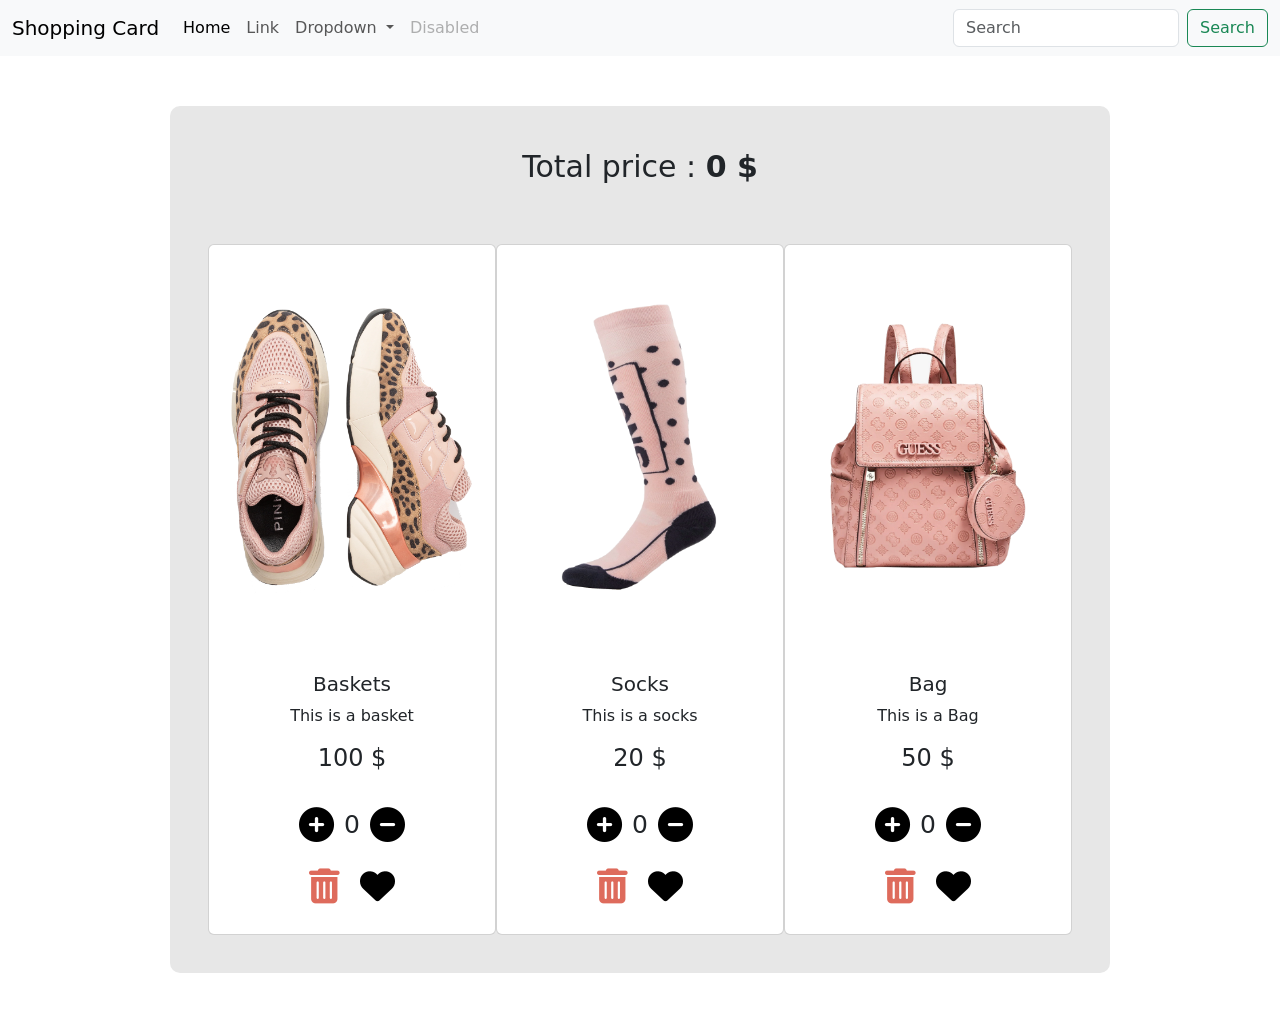
<file: checkpoint-projet-dom1/index.html>
<!DOCTYPE html>
<html lang="en">
  <head>
    <meta charset="UTF-8" />
    <meta http-equiv="X-UA-Compatible" content="IE=edge" />
    <meta name="viewport" content="width=device-width, initial-scale=1.0" />
    <!-- Bootstrap link -->
    <link
      href="https://cdn.jsdelivr.net/npm/bootstrap@5.1.3/dist/css/bootstrap.min.css"
      rel="stylesheet"
      integrity="sha384-1BmE4kWBq78iYhFldvKuhfTAU6auU8tT94WrHftjDbrCEXSU1oBoqyl2QvZ6jIW3"
      crossorigin="anonymous"
    />
    <!-- Font awesome CSS -->
    <link
      rel="stylesheet"
      href="https://cdnjs.cloudflare.com/ajax/libs/font-awesome/6.0.0-beta2/css/all.min.css"
      integrity="sha512-YWzhKL2whUzgiheMoBFwW8CKV4qpHQAEuvilg9FAn5VJUDwKZZxkJNuGM4XkWuk94WCrrwslk8yWNGmY1EduTA=="
      crossorigin="anonymous"
      referrerpolicy="no-referrer"
    />
    <link rel="stylesheet" href="./style/style.css" />
    <title>Workshop DOM</title>
  </head>
  <body>
    <header>
      <nav class="navbar navbar-expand-lg navbar-light bg-light">
        <div class="container-fluid">
          <a class="navbar-brand" href="#">Shopping Card</a>
          <button
            class="navbar-toggler"
            type="button"
            data-bs-toggle="collapse"
            data-bs-target="#navbarSupportedContent"
            aria-controls="navbarSupportedContent"
            aria-expanded="false"
            aria-label="Toggle navigation"
          >
            <span class="navbar-toggler-icon"></span>
          </button>
          <div class="collapse navbar-collapse" id="navbarSupportedContent">
            <ul class="navbar-nav me-auto mb-2 mb-lg-0">
              <li class="nav-item">
                <a class="nav-link active" aria-current="page" href="#">Home</a>
              </li>
              <li class="nav-item">
                <a class="nav-link" href="#">Link</a>
              </li>
              <li class="nav-item dropdown">
                <a
                  class="nav-link dropdown-toggle"
                  href="#"
                  id="navbarDropdown"
                  role="button"
                  data-bs-toggle="dropdown"
                  aria-expanded="false"
                >
                  Dropdown
                </a>
                <ul class="dropdown-menu" aria-labelledby="navbarDropdown">
                  <li><a class="dropdown-item" href="#">Action</a></li>
                  <li><a class="dropdown-item" href="#">Another action</a></li>
                  <li><hr class="dropdown-divider" /></li>
                  <li>
                    <a class="dropdown-item" href="#">Something else here</a>
                  </li>
                </ul>
              </li>
              <li class="nav-item">
                <a class="nav-link disabled">Disabled</a>
              </li>
            </ul>
            <form class="d-flex">
              <input
                class="form-control me-2"
                type="search"
                placeholder="Search"
                aria-label="Search"
              />
              <button class="btn btn-outline-success" type="submit">
                Search
              </button>
            </form>
          </div>
        </div>
      </nav>
    </header>
    <main>
      <section class="shopping-card-container">
        <div class="total-price">
          <span> Total price : </span>
          <span class="total"> 0 $ </span>
        </div>
        <div class="list-products">
          <!-- Product 1 : baskets -->
          <div class="card-body">
            <div class="card" style="width: 18rem">
              <img
                src="./assets/baskets.png"
                class="card-img-top"
                alt="baskets"
              />
              <div class="card-body">
                <h5 class="card-title">Baskets</h5>
                <p class="card-text">This is a basket</p>
                <h4 class="unit-price">100 $</h4>
                <div>
                  <i class="fas fa-plus-circle"></i>
                  <span class="quantity">0</span>
                  <i class="fas fa-minus-circle"></i>
                </div>
                <div>
                  <i class="fas fa-trash-alt"></i>
                  <i class="fas fa-heart"></i>
                </div>
              </div>
            </div>
          </div>
          <!-- Product 2 : socks -->

          <div class="card-body">
            <div class="card" style="width: 18rem">
              <img src="./assets/socks.png" class="card-img-top" alt="socks" />
              <div class="card-body">
                <h5 class="card-title">Socks</h5>
                <p class="card-text">This is a socks</p>
                <h4 class="unit-price">20 $</h4>
                <div>
                  <i class="fas fa-plus-circle"></i>
                  <span class="quantity">0</span>
                  <i class="fas fa-minus-circle"></i>
                </div>
                <div>
                  <i class="fas fa-trash-alt"></i>
                  <i class="fas fa-heart"></i>
                </div>
              </div>
            </div>
          </div>
          <!-- Product 3 : bag -->
          <div class="card-body">
            <div class="card" style="width: 18rem">
              <img src="./assets/bag.png" class="card-img-top" alt="bag" />
              <div class="card-body">
                <h5 class="card-title">Bag</h5>
                <p class="card-text">This is a Bag</p>
                <h4 class="unit-price">50 $</h4>
                <div>
                  <i class="fas fa-plus-circle"></i>
                  <span class="quantity">0</span>
                  <i class="fas fa-minus-circle"></i>
                </div>
                <div>
                  <i class="fas fa-trash-alt"></i>
                  <i class="fas fa-heart"></i>
                </div>
              </div>
            </div>
          </div>
        </div>
      </section>
    </main>
    <footer></footer>

    <!-- Bootstrap JS -->
    <script
      src="https://cdn.jsdelivr.net/npm/bootstrap@5.1.3/dist/js/bootstrap.bundle.min.js"
      integrity="sha384-ka7Sk0Gln4gmtz2MlQnikT1wXgYsOg+OMhuP+IlRH9sENBO0LRn5q+8nbTov4+1p"
      crossorigin="anonymous"
    ></script>

    <!-- My JS -->
    <script src="./js/script.js"></script>
  </body>
</html>
</file>
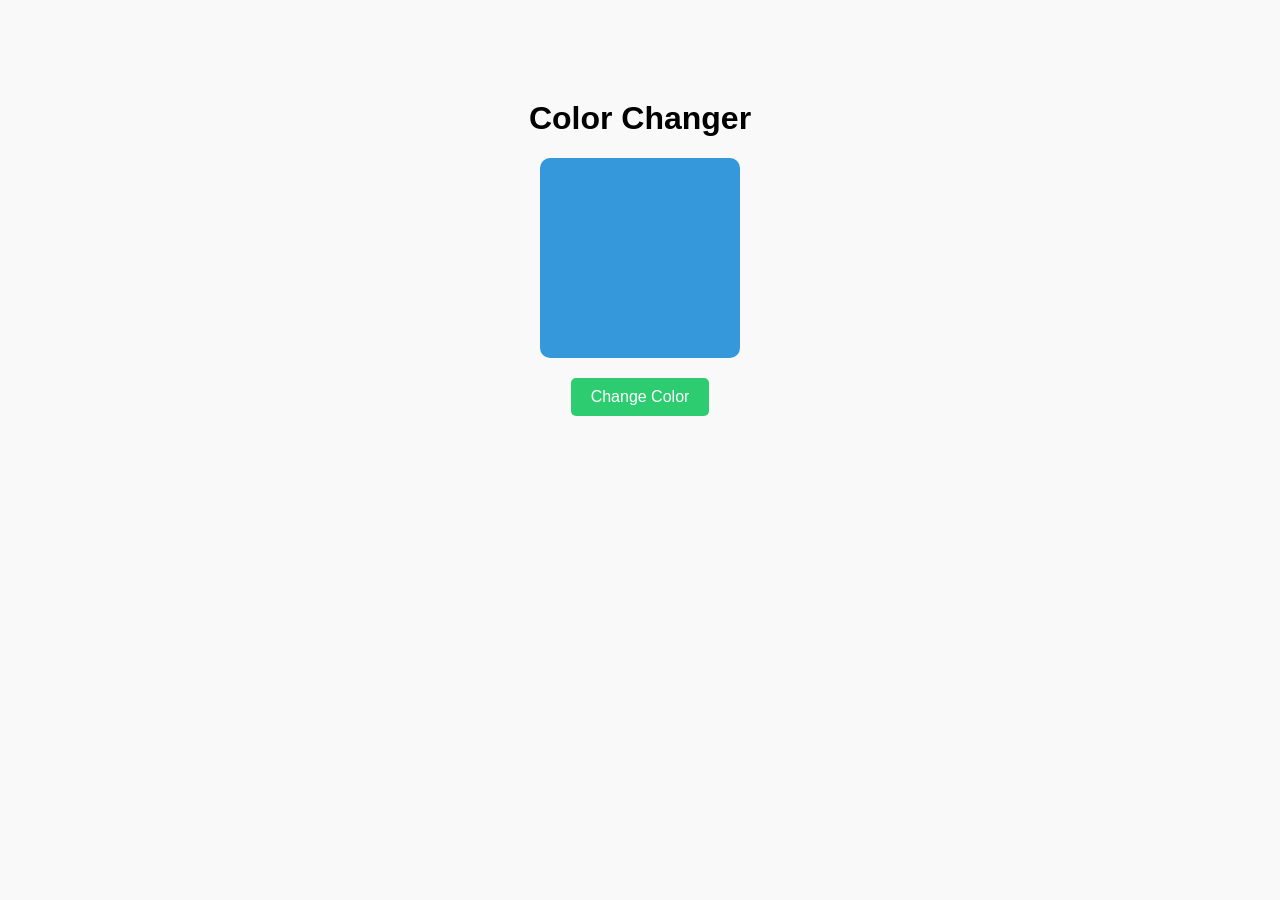
<file: checkpoint-projet-dom2/index.html>
<!doctype html>
<html lang="fr">
  <head>
    <meta charset="UTF-8" />
    <meta name="viewport" content="width=device-width, initial-scale=1.0" />
    <title>Changeur de couleurs</title>
    <link rel="stylesheet" href="style.css" />
  </head>
  <body>
    <div class="container">
      <h1>Color Changer</h1>
      <div id="color-box"></div>
      <button id="change-color-btn">Change Color</button>
    </div>

    <script src="script.js"></script>
  </body>
</html>
</file>
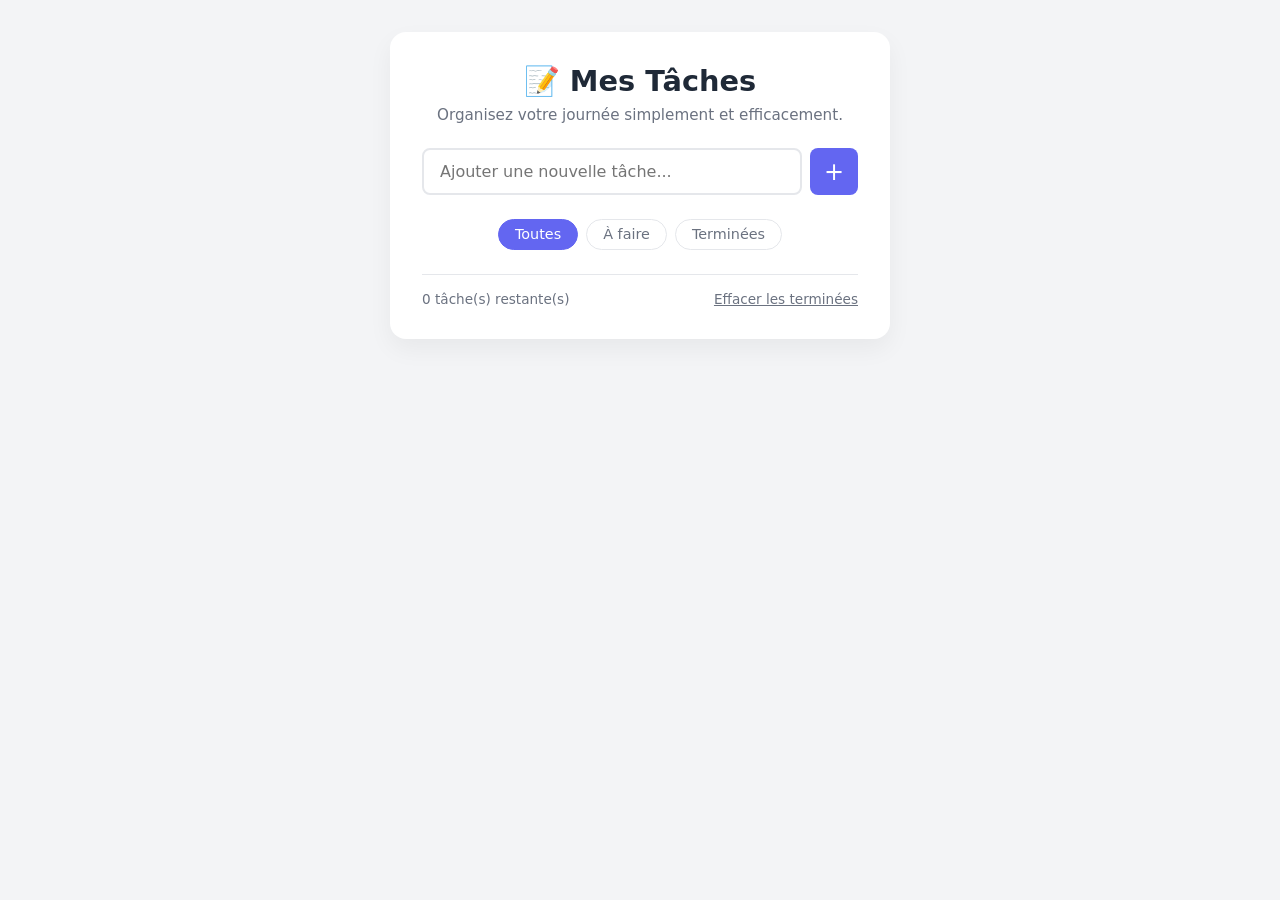
<file: checkpoint-projet-studio-ai/index.html>
<!DOCTYPE html>
<html lang="fr">
<head>
    <meta charset="UTF-8">
    <meta name="viewport" content="width=device-width, initial-scale=1.0">
    <title>Ma Liste de Tâches</title>
    <link rel="stylesheet" href="style.css">
</head>
<body>
    <main class="container">
        <header>
            <h1>📝 Mes Tâches</h1>
            <p>Organisez votre journée simplement et efficacement.</p>
        </header>
        
        <div class="input-group">
            <input type="text" id="taskInput" placeholder="Ajouter une nouvelle tâche..." aria-label="Nouvelle tâche">
            <button id="addBtn" aria-label="Ajouter la tâche">+</button>
        </div>

        <div class="filters">
            <button class="filter-btn active" data-filter="all">Toutes</button>
            <button class="filter-btn" data-filter="active">À faire</button>
            <button class="filter-btn" data-filter="completed">Terminées</button>
        </div>

        <ul id="taskList" class="task-list">
            <!-- Les tâches seront injectées ici par JavaScript -->
        </ul>
        
        <div class="footer-info">
            <span id="itemsLeft">0 tâche(s) restante(s)</span>
            <button id="clearCompleted" class="clear-btn">Effacer les terminées</button>
        </div>
    </main>
    <script src="script.js"></script>
</body>
</html>
</file>
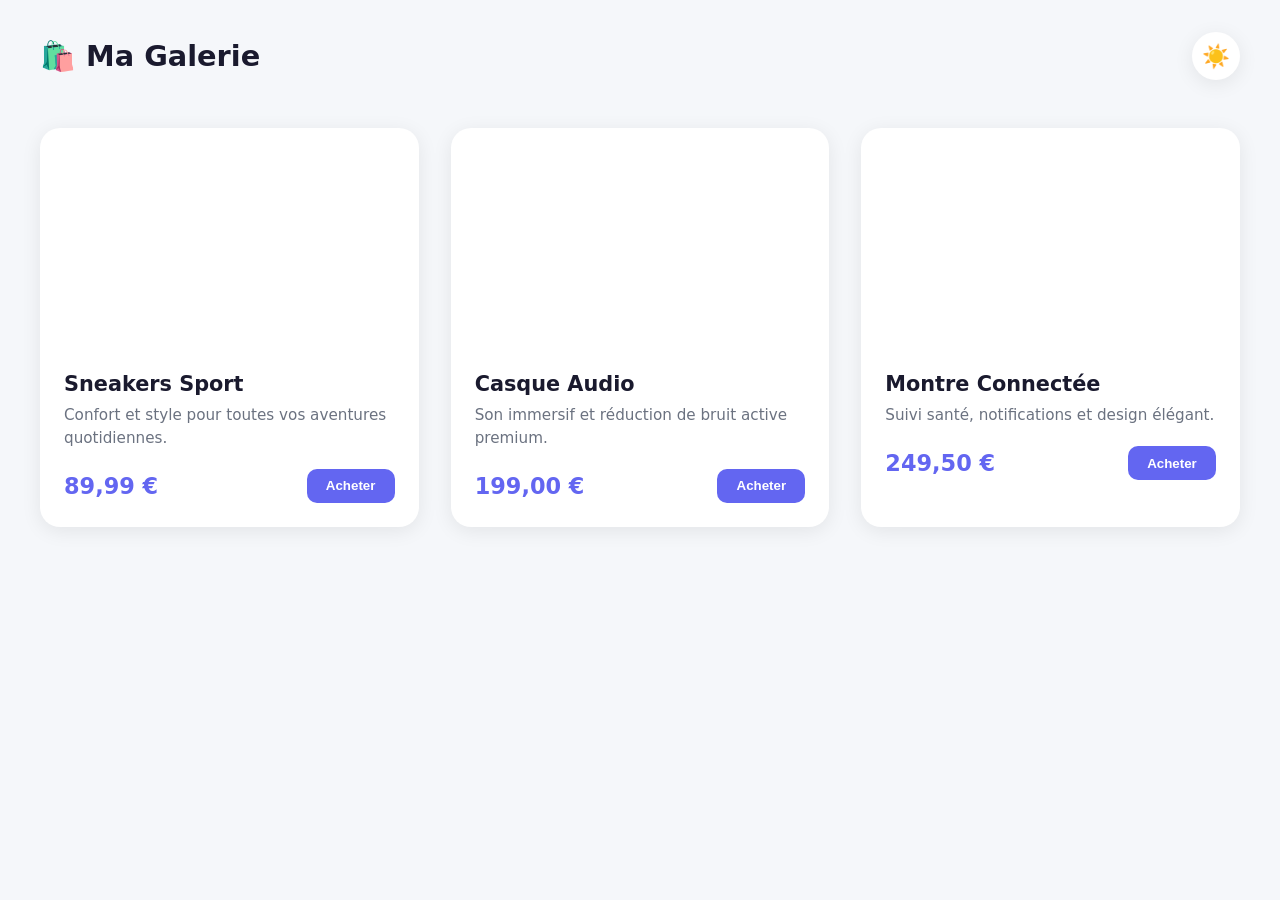
<file: checkpoint-projet-vibe-ai/index.html>
<!DOCTYPE html>
<html lang="fr" data-theme="light">
<head>
  <meta charset="UTF-8" />
  <meta name="viewport" content="width=device-width, initial-scale=1.0" />
  <title>Galerie de Produits</title>
  <link rel="stylesheet" href="./style.css" />
</head>
<body>
  <header class="header">
    <h1 class="logo">🛍️ Ma Galerie</h1>
    <button id="theme-toggle" class="theme-btn" aria-label="Changer de thème">
      <span class="icon-sun">☀️</span>
      <span class="icon-moon">🌙</span>
    </button>
  </header>

  <main class="gallery">
    <article class="card fade-in">
      <div class="card-image" style="background-image: url('https://images.unsplash.com/photo-1542291026-7eec264c27ff?w=600')"></div>
      <div class="card-body">
        <h2 class="card-title">Sneakers Sport</h2>
        <p class="card-desc">Confort et style pour toutes vos aventures quotidiennes.</p>
        <div class="card-footer">
          <span class="price">89,99 €</span>
          <button class="btn-buy">Acheter</button>
        </div>
      </div>
    </article>

    <article class="card fade-in">
      <div class="card-image" style="background-image: url('https://images.unsplash.com/photo-1505740420928-5e560c06d30e?w=600')"></div>
      <div class="card-body">
        <h2 class="card-title">Casque Audio</h2>
        <p class="card-desc">Son immersif et réduction de bruit active premium.</p>
        <div class="card-footer">
          <span class="price">199,00 €</span>
          <button class="btn-buy">Acheter</button>
        </div>
      </div>
    </article>

    <article class="card fade-in">
      <div class="card-image" style="background-image: url('https://images.unsplash.com/photo-1523275335684-37898b6baf30?w=600')"></div>
      <div class="card-body">
        <h2 class="card-title">Montre Connectée</h2>
        <p class="card-desc">Suivi santé, notifications et design élégant.</p>
        <div class="card-footer">
          <span class="price">249,50 €</span>
          <button class="btn-buy">Acheter</button>
        </div>
      </div>
    </article>
  </main>

  <script src="script.js"></script>
</body>
</html>
</file>
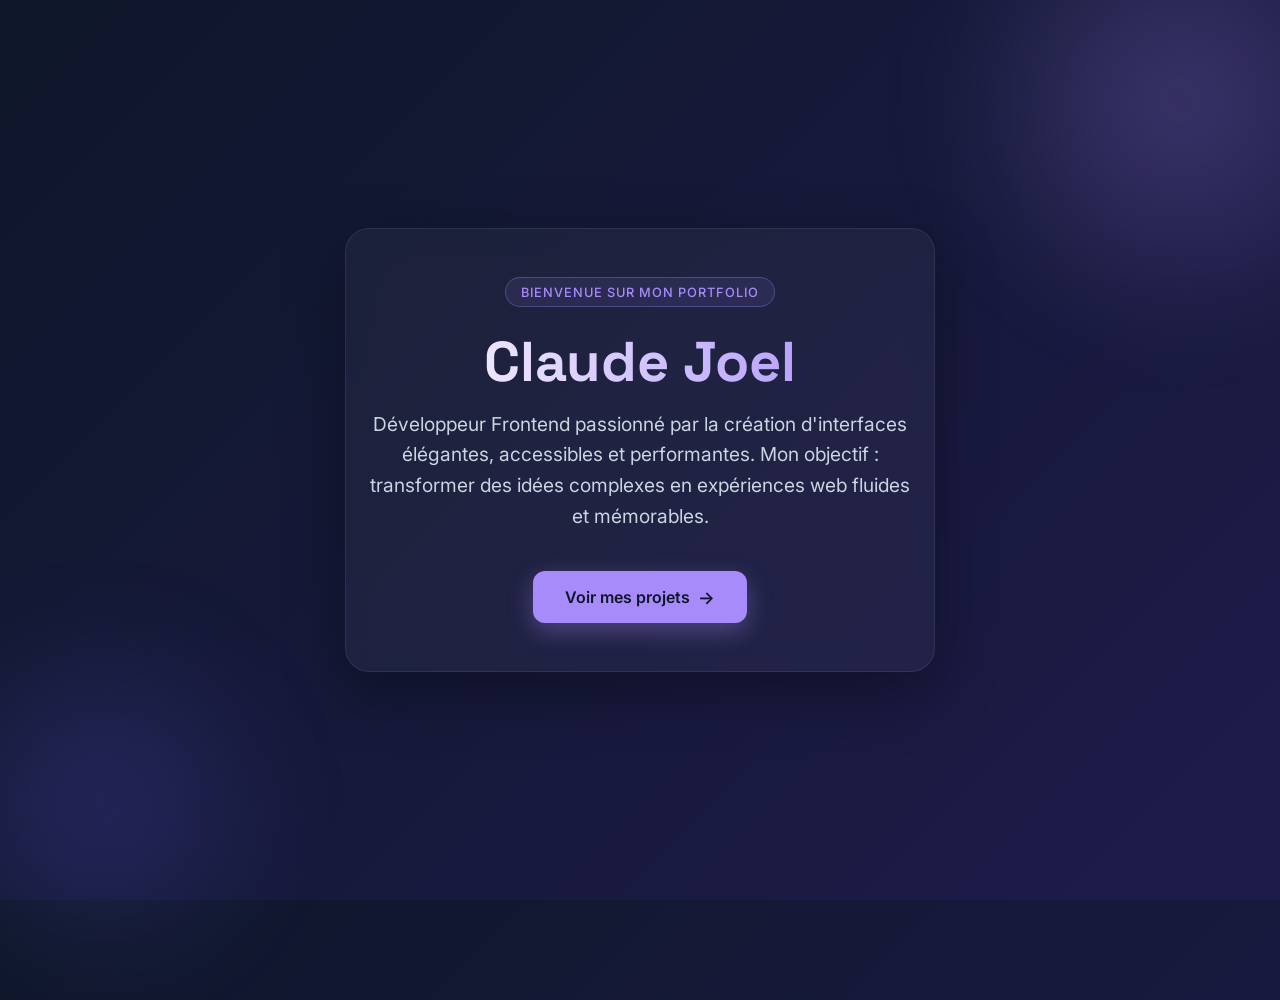
<file: checkpoint-projet-vibe_fondation/index.html>
<!DOCTYPE html>
<html lang="fr">
<head>
  <meta charset="UTF-8" />
  <meta name="viewport" content="width=device-width, initial-scale=1.0" />
  <title>Claude Joel — Développeur Frontend</title>

  <!-- Amélioration manuelle : polices Google Fonts -->
  <link rel="preconnect" href="https://fonts.googleapis.com">
  <link rel="preconnect" href="https://fonts.gstatic.com" crossorigin>
  <link href="https://fonts.googleapis.com/css2?family=Inter:wght@400;500;600&family=Space+Grotesk:wght@600;700&display=swap" rel="stylesheet">

  <style>
    /* ===== Thème de couleurs  ===== */
    :root {
      --bg-gradient-1: #0f172a;
      --bg-gradient-2: #1e1b4b;
      --accent: #a78bfa;
      --accent-hover: #c4b5fd;
      --text: #f8fafc;
      --text-muted: #cbd5e1;
      --card-bg: rgba(255, 255, 255, 0.04);
    }

    * {
      margin: 0;
      padding: 0;
      box-sizing: border-box;
    }

    html, body {
      height: 100%;
    }

    body {
      font-family: 'Inter', system-ui, sans-serif;
      color: var(--text);
      background: linear-gradient(135deg, var(--bg-gradient-1) 0%, var(--bg-gradient-2) 100%);
      min-height: 100vh;
      display: flex;
      align-items: center;
      justify-content: center;
      overflow: hidden;
      position: relative;
    }

    /* Décor d'arrière-plan */
    body::before {
      content: "";
      position: absolute;
      width: 500px;
      height: 500px;
      background: radial-gradient(circle, rgba(167,139,250,0.25), transparent 70%);
      top: -150px;
      right: -150px;
      border-radius: 50%;
      filter: blur(40px);
    }
    body::after {
      content: "";
      position: absolute;
      width: 400px;
      height: 400px;
      background: radial-gradient(circle, rgba(99,102,241,0.2), transparent 70%);
      bottom: -100px;
      left: -100px;
      border-radius: 50%;
      filter: blur(40px);
    }

    /* Hero section */
    .hero {
      position: relative;
      z-index: 1;
      text-align: center;
      padding: 3rem 1.5rem;
      max-width: 720px;
      background: var(--card-bg);
      border: 1px solid rgba(255, 255, 255, 0.08);
      border-radius: 24px;
      backdrop-filter: blur(12px);
      box-shadow: 0 20px 60px rgba(0, 0, 0, 0.35);

      /* Amélioration manuelle : espacement généreux et animation d'entrée */
      animation: fadeUp 0.8s ease-out;
    }

    .badge {
      display: inline-block;
      padding: 0.4rem 0.9rem;
      font-size: 0.8rem;
      font-weight: 500;
      letter-spacing: 0.08em;
      text-transform: uppercase;
      color: var(--accent);
      background: rgba(167, 139, 250, 0.1);
      border: 1px solid rgba(167, 139, 250, 0.3);
      border-radius: 999px;
      margin-bottom: 1.5rem;
    }

    h1 {
      font-family: 'Space Grotesk', sans-serif;
      font-size: clamp(2.2rem, 5vw, 3.5rem);
      font-weight: 700;
      line-height: 1.1;
      margin-bottom: 1rem;
      background: linear-gradient(90deg, #ffffff 0%, var(--accent) 100%);
      -webkit-background-clip: text;
      background-clip: text;
      -webkit-text-fill-color: transparent;
    }

    .subtitle {
      font-size: clamp(1rem, 2vw, 1.2rem);
      color: var(--text-muted);
      line-height: 1.6;
      margin-bottom: 2.5rem;
      max-width: 540px;
      margin-left: auto;
      margin-right: auto;
    }

    .cta-button {
      display: inline-flex;
      align-items: center;
      gap: 0.5rem;
      padding: 0.95rem 2rem;
      font-family: 'Inter', sans-serif;
      font-size: 1rem;
      font-weight: 600;
      color: #0f172a;
      background: var(--accent);
      border: none;
      border-radius: 12px;
      cursor: pointer;
      text-decoration: none;
      transition: all 0.25s ease;
      box-shadow: 0 8px 24px rgba(167, 139, 250, 0.35);
    }

    .cta-button:hover {
      background: var(--accent-hover);
      transform: translateY(-2px);
      box-shadow: 0 12px 30px rgba(167, 139, 250, 0.5);
    }

    .cta-button::after {
      content: "→";
      font-size: 1.1rem;
      transition: transform 0.25s ease;
    }
    .cta-button:hover::after {
      transform: translateX(4px);
    }

    @keyframes fadeUp {
      from { opacity: 0; transform: translateY(20px); }
      to   { opacity: 1; transform: translateY(0); }
    }

    @media (max-width: 480px) {
      .hero { padding: 2rem 1.25rem; border-radius: 18px; }
    }
  </style>
</head>
<body>

  <main class="hero">
    <span class="badge"> Bienvenue sur mon portfolio</span>

    <h1>Claude Joel</h1>

    <p class="subtitle">
      Développeur Frontend passionné par la création d'interfaces élégantes,
      accessibles et performantes. Mon objectif : transformer des idées
      complexes en expériences web fluides et mémorables.
    </p>

    <a href="#projets" class="cta-button">Voir mes projets</a>
  </main>

</body>
</html>
</file>
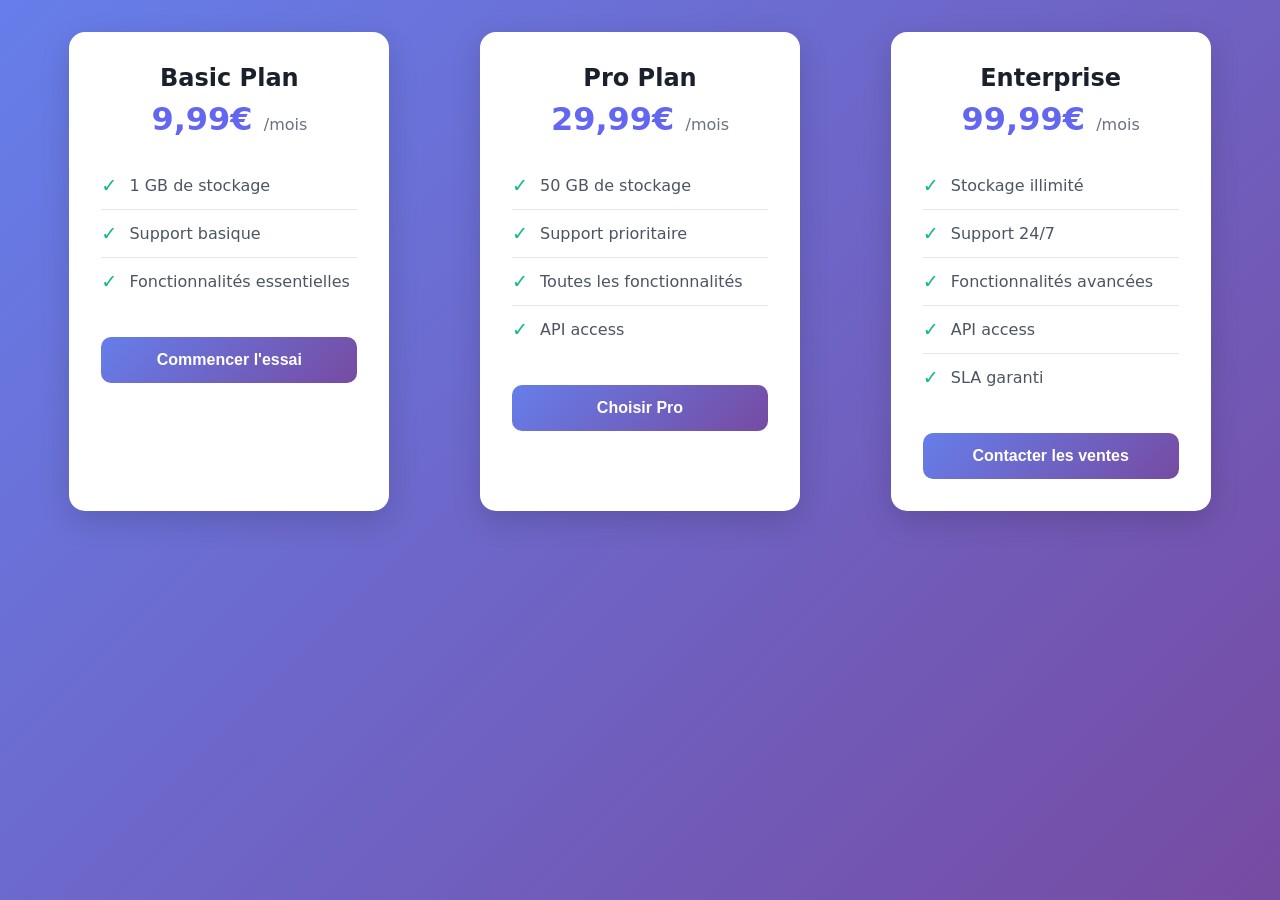
<file: checkpoint-bonne-pratique-ai/apres.html>
<!DOCTYPE html>
<html lang="fr">
<head>
  <meta charset="UTF-8">
  <meta name="viewport" content="width=device-width, initial-scale=1.0">
  <title>Cartes de Prix Réutilisables</title>
  <style>
    /* ===== Reset & Base ===== */
    * {
      margin: 0;
      padding: 0;
      box-sizing: border-box;
    }

    body {
      font-family: 'Segoe UI', system-ui, -apple-system, sans-serif;
      background: linear-gradient(135deg, #667eea 0%, #764ba2 100%);
      min-height: 100vh;
      padding: 2rem 1rem;
    }

    /* ===== Conteneur des cartes ===== */
    .pricing-container {
      max-width: 1200px;
      margin: 0 auto;
      display: grid;
      grid-template-columns: repeat(auto-fit, minmax(280px, 1fr));
      gap: 2rem;
      justify-items: center;
    }

    /* ===== Carte de prix ===== */
    .pricing-card {
      width: 100%;
      max-width: 320px;
      background: #ffffff;
      border-radius: 16px;
      box-shadow: 0 10px 30px rgba(0, 0, 0, 0.15);
      padding: 2rem;
      text-align: center;
      transition: transform 0.3s ease, box-shadow 0.3s ease;
    }

    .pricing-card:hover {
      transform: translateY(-8px);
      box-shadow: 0 15px 40px rgba(0, 0, 0, 0.2);
    }

    /* ===== Titre ===== */
    .pricing-title {
      font-size: 1.5rem;
      font-weight: 700;
      color: #1a202c;
      margin-bottom: 0.5rem;
    }

    /* ===== Prix ===== */
    .pricing-price {
      font-size: 2rem;
      font-weight: 800;
      color: #6366f1;
      margin-bottom: 1.5rem;
    }

    .pricing-price span {
      font-size: 1rem;
      font-weight: 400;
      color: #6b7280;
    }

    /* ===== Liste des fonctionnalités ===== */
    .pricing-features {
      list-style: none;
      margin-bottom: 2rem;
      text-align: left;
    }

    .pricing-features li {
      padding: 0.75rem 0;
      border-bottom: 1px solid #e5e7eb;
      color: #4b5563;
      display: flex;
      align-items: center;
    }

    .pricing-features li::before {
      content: "✓";
      color: #10b981;
      font-weight: bold;
      margin-right: 0.75rem;
      font-size: 1.2rem;
    }

    .pricing-features li:last-child {
      border-bottom: none;
    }

    /* ===== Bouton ===== */
    .pricing-btn {
      width: 100%;
      background: linear-gradient(135deg, #667eea 0%, #764ba2 100%);
      color: white;
      padding: 0.875rem 1.5rem;
      border: none;
      border-radius: 10px;
      font-size: 1rem;
      font-weight: 600;
      cursor: pointer;
      transition: transform 0.2s ease, box-shadow 0.2s ease;
    }

    .pricing-btn:hover {
      transform: scale(1.05);
      box-shadow: 0 8px 20px rgba(102, 126, 234, 0.4);
    }

    .pricing-btn:active {
      transform: scale(0.98);
    }

    /* ===== Responsive ===== */
    @media (max-width: 768px) {
      .pricing-container {
        grid-template-columns: 1fr;
      }
    }
  </style>
</head>
<body>

  <div class="pricing-container" id="pricing-container"></div>

  <script>
    /**
     * Fonction réutilisable pour créer une carte de prix
     * @param {Object} options - Configuration de la carte
     * @param {string} options.title - Titre du plan
     * @param {string} options.price - Prix affiché
     * @param {string} options.period - Période (ex: "/mois")
     * @param {Array<string>} options.features - Liste des fonctionnalités
     * @param {string} options.buttonText - Texte du bouton
     * @returns {HTMLElement} - L'élément carte créé
     */
    function createPricingCard({ title, price, period = '/mois', features, buttonText }) {
      // Création de la carte
      const card = document.createElement('article');
      card.className = 'pricing-card';

      // Titre
      const titleEl = document.createElement('h2');
      titleEl.className = 'pricing-title';
      titleEl.textContent = title;

      // Prix
      const priceEl = document.createElement('p');
      priceEl.className = 'pricing-price';
      priceEl.innerHTML = `${price} <span>${period}</span>`;

      // Liste des fonctionnalités
      const featuresList = document.createElement('ul');
      featuresList.className = 'pricing-features';
      features.forEach(feature => {
        const li = document.createElement('li');
        li.textContent = feature;
        featuresList.appendChild(li);
      });

      // Bouton
      const button = document.createElement('button');
      button.className = 'pricing-btn';
      button.textContent = buttonText;
      button.addEventListener('click', () => {
        alert(`Vous avez choisi le plan: ${title}`);
      });

      // Assemblage
      card.appendChild(titleEl);
      card.appendChild(priceEl);
      card.appendChild(featuresList);
      card.appendChild(button);

      return card;
    }

    // ===== Utilisation du composant =====
    const container = document.getElementById('pricing-container');

    // Carte 1: Basic
    const basicCard = createPricingCard({
      title: 'Basic Plan',
      price: '9,99€',
      period: '/mois',
      features: [
        '1 GB de stockage',
        'Support basique',
        'Fonctionnalités essentielles'
      ],
      buttonText: 'Commencer l\'essai'
    });

    // Carte 2: Pro
    const proCard = createPricingCard({
      title: 'Pro Plan',
      price: '29,99€',
      period: '/mois',
      features: [
        '50 GB de stockage',
        'Support prioritaire',
        'Toutes les fonctionnalités',
        'API access'
      ],
      buttonText: 'Choisir Pro'
    });

    // Carte 3: Enterprise
    const enterpriseCard = createPricingCard({
      title: 'Enterprise',
      price: '99,99€',
      period: '/mois',
      features: [
        'Stockage illimité',
        'Support 24/7',
        'Fonctionnalités avancées',
        'API access',
        'SLA garanti'
      ],
      buttonText: 'Contacter les ventes'
    });

    // Ajout au DOM
    container.appendChild(basicCard);
    container.appendChild(proCard);
    container.appendChild(enterpriseCard);
  </script>

</body>
</html>
</file>
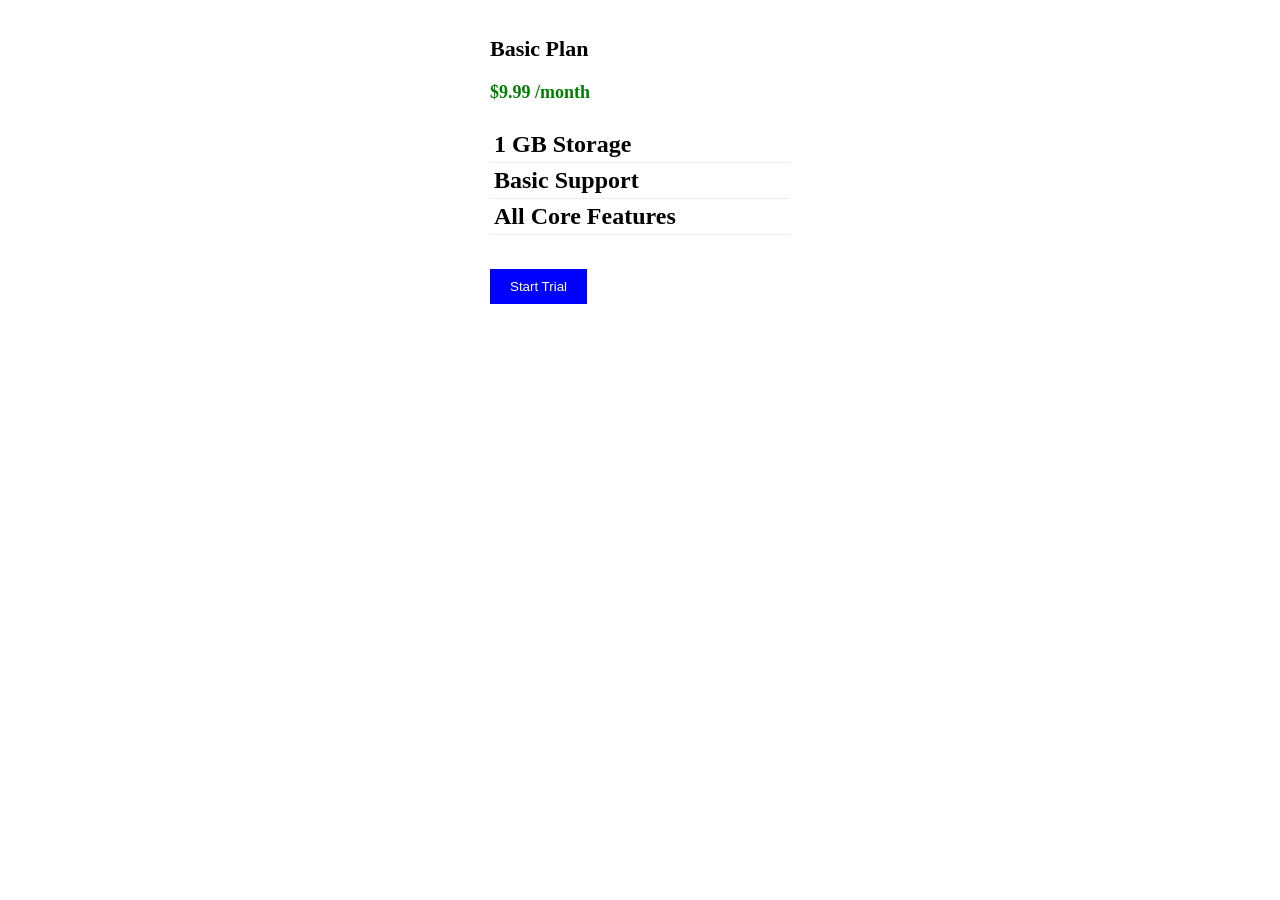
<file: checkpoint-bonne-pratique-ai/avant.html>
<!DOCTYPE html>
<html>
<head>
<style>
.pricing {
width: 300px;
margin: auto;
background-color: #fff;
box-shdow: 0 0 10px #ccc;
padding: 10px;
text-align: left;
}

.title {
font-size: 22px;
font-weight: bold;
}

.price {
font-size: 18px;
color: green;
}

.features {
list-style: none;
padding-left: 0;
}

.features li {
padding: 4px;
border-bottom: 1px solid #eee;
}

.btn {
background: blue;
color: white;
padding: 10px 20px;
border: none;
margin-top: 10px;
}

.btn:hover {
background: darkblue;
}
</style>
</head>
<body>

<div class="pricing">
<h2 class="title">Basic Plan<h2>
<p class="price">$9.99 /month</p>

<ul class="features">
<li>1 GB Storage</li>
<li>Basic Support</li>
<li>All Core Features</li>
</ul>

<button class="btn">Start Trial</button>
</div>

</body>
</html>
</file>
<file: checkpoint-projet-dom1/style/style.css>
/* .navbar-brand {
  color: green !important;
} */

* {
  margin: 0;
  padding: 0;
}

i {
  font-size: 35px;
  cursor: pointer;
  margin: 0 10px;
  color: black;
}
main {
  display: flex;
  flex-direction: column;
  justify-content: center;
  align-items: center;
}

.shopping-card-container {
  display: flex;
  flex-direction: column;
  align-items: center;
  background-color: #e7e7e7;
  border-radius: 10px;
  padding: 3%;
  margin: 50px 0;
}
.total-price span {
  font-size: 30px;
}

.total {
  font-weight: bold;
}
.list-products {
  display: flex;
  justify-content: center;
  margin-top: 30px;
  width: 70%;
}
.card {
  padding: 5%;
}
.card-body {
  display: flex;
  flex-direction: column;
  justify-content: center;
  align-items: center;
}

.quantity {
  font-size: 25px;
}

.card-body div {
  display: flex;
  justify-content: center;
  align-items: center;
  margin-top: 25px;
}

.fa-trash-alt {
  color: #de6b5c;
}
</file>
<file: checkpoint-projet-dom2/style.css>
body {
  font-family: Arial, sans-serif;
  background-color: #f9f9f9;
  margin: 0;
  padding: 0;
}

.container {
  text-align: center;
  margin-top: 100px;
}

#color-box {
  width: 200px;
  height: 200px;
  background-color: #3498db;
  margin: 20px auto;
  border-radius: 10px;
  transition: background-color 0.5s ease;
}

#change-color-btn {
  padding: 10px 20px;
  font-size: 16px;
  background-color: #2ecc71;
  color: white;
  border: none;
  border-radius: 5px;
  cursor: pointer;
}

#change-color-btn:hover {
  background-color: #27ae60;
}
</file>
<file: checkpoint-projet-studio-ai/style.css>
:root {
    --primary: #6366f1;
    --primary-hover: #4f46e5;
    --bg: #f3f4f6;
    --card-bg: #ffffff;
    --text: #1f2937;
    --text-muted: #6b7280;
    --border: #e5e7eb;
    --danger: #ef4444;
    --success: #10b981;
}

* { margin: 0; padding: 0; box-sizing: border-box; font-family: 'Segoe UI', system-ui, sans-serif; }

body {
    background: var(--bg);
    color: var(--text);
    display: flex;
    justify-content: center;
    align-items: flex-start;
    min-height: 100vh;
    padding: 2rem 1rem;
}

.container {
    background: var(--card-bg);
    width: 100%;
    max-width: 500px;
    border-radius: 16px;
    box-shadow: 0 10px 25px rgba(0,0,0,0.05);
    padding: 2rem;
}

header { text-align: center; margin-bottom: 1.5rem; }
header h1 { font-size: 1.8rem; margin-bottom: 0.5rem; }
header p { color: var(--text-muted); font-size: 0.95rem; }

.input-group { display: flex; gap: 0.5rem; margin-bottom: 1.5rem; }
input[type="text"] {
    flex: 1; padding: 0.75rem 1rem; border: 2px solid var(--border);
    border-radius: 8px; font-size: 1rem; outline: none; transition: border-color 0.2s;
}
input[type="text"]:focus { border-color: var(--primary); }

#addBtn {
    background: var(--primary); color: white; border: none;
    width: 48px; border-radius: 8px; font-size: 1.5rem; cursor: pointer;
    transition: background 0.2s;
}
#addBtn:hover { background: var(--primary-hover); }

.filters { display: flex; gap: 0.5rem; margin-bottom: 1rem; justify-content: center; }
.filter-btn {
    background: transparent; border: 1px solid var(--border); color: var(--text-muted);
    padding: 0.4rem 1rem; border-radius: 20px; cursor: pointer; font-size: 0.9rem;
    transition: all 0.2s;
}
.filter-btn.active, .filter-btn:hover {
    background: var(--primary); color: white; border-color: var(--primary);
}

.task-list { list-style: none; margin-bottom: 1.5rem; }
.task-item {
    display: flex; align-items: center; justify-content: space-between;
    padding: 0.75rem; border-bottom: 1px solid var(--border);
    animation: fadeIn 0.3s ease;
}
@keyframes fadeIn { from { opacity: 0; transform: translateY(10px); } to { opacity: 1; transform: translateY(0); } }

.task-content { display: flex; align-items: center; gap: 0.75rem; flex: 1; }
.task-checkbox { width: 20px; height: 20px; cursor: pointer; accent-color: var(--success); }
.task-text { font-size: 1rem; transition: color 0.2s; word-break: break-word; }
.task-item.completed .task-text { text-decoration: line-through; color: var(--text-muted); }

.delete-btn {
    background: transparent; border: none; color: var(--danger);
    cursor: pointer; font-size: 1.2rem; opacity: 0.6; transition: opacity 0.2s;
}
.delete-btn:hover { opacity: 1; }

.footer-info {
    display: flex; justify-content: space-between; align-items: center;
    font-size: 0.85rem; color: var(--text-muted); border-top: 1px solid var(--border);
    padding-top: 1rem;
}
.clear-btn {
    background: transparent; border: none; color: var(--text-muted);
    cursor: pointer; font-size: 0.85rem; text-decoration: underline;
}
.clear-btn:hover { color: var(--danger); }
</file>
<file: checkpoint-projet-vibe-ai/style.css>
/* ===== Variables de thème ===== */
:root {
  --bg: #f5f7fa;
  --surface: #ffffff;
  --text: #1a1a2e;
  --text-muted: #6b7280;
  --accent: #6366f1;
  --accent-hover: #4f46e5;
  --shadow: 0 4px 20px rgba(0, 0, 0, 0.08);
  --shadow-hover: 0 12px 32px rgba(0, 0, 0, 0.15);
  --transition: 0.4s ease;
}

[data-theme="dark"] {
  --bg: #0f172a;
  --surface: #1e293b;
  --text: #f1f5f9;
  --text-muted: #94a3b8;
  --accent: #818cf8;
  --accent-hover: #a5b4fc;
  --shadow: 0 4px 20px rgba(0, 0, 0, 0.4);
  --shadow-hover: 0 12px 32px rgba(99, 102, 241, 0.3);
}

/* ===== Reset & base ===== */
* {
  margin: 0;
  padding: 0;
  box-sizing: border-box;
}

body {
  font-family: 'Segoe UI', system-ui, -apple-system, sans-serif;
  background: var(--bg);
  color: var(--text);
  min-height: 100vh;
  transition: background var(--transition), color var(--transition);
  padding: 2rem 1rem;
}

/* ===== Header ===== */
.header {
  max-width: 1200px;
  margin: 0 auto 3rem;
  display: flex;
  justify-content: space-between;
  align-items: center;
}

.logo {
  font-size: 1.8rem;
  font-weight: 700;
}

.theme-btn {
  background: var(--surface);
  border: none;
  width: 48px;
  height: 48px;
  border-radius: 50%;
  cursor: pointer;
  display: flex;
  align-items: center;
  justify-content: center;
  box-shadow: var(--shadow);
  transition: transform 0.3s ease, box-shadow 0.3s ease;
  position: relative;
  overflow: hidden;
}

.theme-btn:hover {
  transform: rotate(20deg) scale(1.1);
  box-shadow: var(--shadow-hover);
}

.theme-btn span {
  font-size: 1.4rem;
  position: absolute;
  transition: opacity 0.4s ease, transform 0.4s ease;
}

[data-theme="light"] .icon-moon { opacity: 0; transform: scale(0.5); }
[data-theme="light"] .icon-sun  { opacity: 1; transform: scale(1); }
[data-theme="dark"]  .icon-sun  { opacity: 0; transform: scale(0.5); }
[data-theme="dark"]  .icon-moon { opacity: 1; transform: scale(1); }

/* ===== Galerie ===== */
.gallery {
  max-width: 1200px;
  margin: 0 auto;
  display: grid;
  grid-template-columns: repeat(auto-fit, minmax(280px, 1fr));
  gap: 2rem;
}

/* ===== Carte ===== */
.card {
  background: var(--surface);
  border-radius: 20px;
  overflow: hidden;
  box-shadow: var(--shadow);
  transition: transform 0.4s ease, box-shadow 0.4s ease, background var(--transition);
  cursor: pointer;
}

.card:hover {
  transform: translateY(-10px);
  box-shadow: var(--shadow-hover);
}

.card-image {
  height: 220px;
  background-size: cover;
  background-position: center;
  transition: transform 0.6s ease;
}

.card:hover .card-image {
  transform: scale(1.08);
}

.card-body {
  padding: 1.5rem;
}

.card-title {
  font-size: 1.3rem;
  margin-bottom: 0.5rem;
}

.card-desc {
  color: var(--text-muted);
  font-size: 0.95rem;
  line-height: 1.5;
  margin-bottom: 1.2rem;
  transition: color var(--transition);
}

.card-footer {
  display: flex;
  justify-content: space-between;
  align-items: center;
}

.price {
  font-size: 1.4rem;
  font-weight: 700;
  color: var(--accent);
}

.btn-buy {
  background: var(--accent);
  color: white;
  border: none;
  padding: 0.6rem 1.2rem;
  border-radius: 10px;
  font-weight: 600;
  cursor: pointer;
  transition: background 0.3s ease, transform 0.2s ease;
}

.btn-buy:hover {
  background: var(--accent-hover);
  transform: scale(1.05);
}

/* ===== Animation fondu à l'arrivée ===== */
.fade-in {
  opacity: 0;
  transform: translateY(30px);
  animation: fadeInUp 0.8s ease forwards;
}

.fade-in:nth-child(1) { animation-delay: 0.1s; }
.fade-in:nth-child(2) { animation-delay: 0.3s; }
.fade-in:nth-child(3) { animation-delay: 0.5s; }

@keyframes fadeInUp {
  to {
    opacity: 1;
    transform: translateY(0);
  }
}

/* ===== Responsive ===== */
@media (max-width: 600px) {
  .header { margin-bottom: 2rem; }
  .logo { font-size: 1.4rem; }
}
</file>
